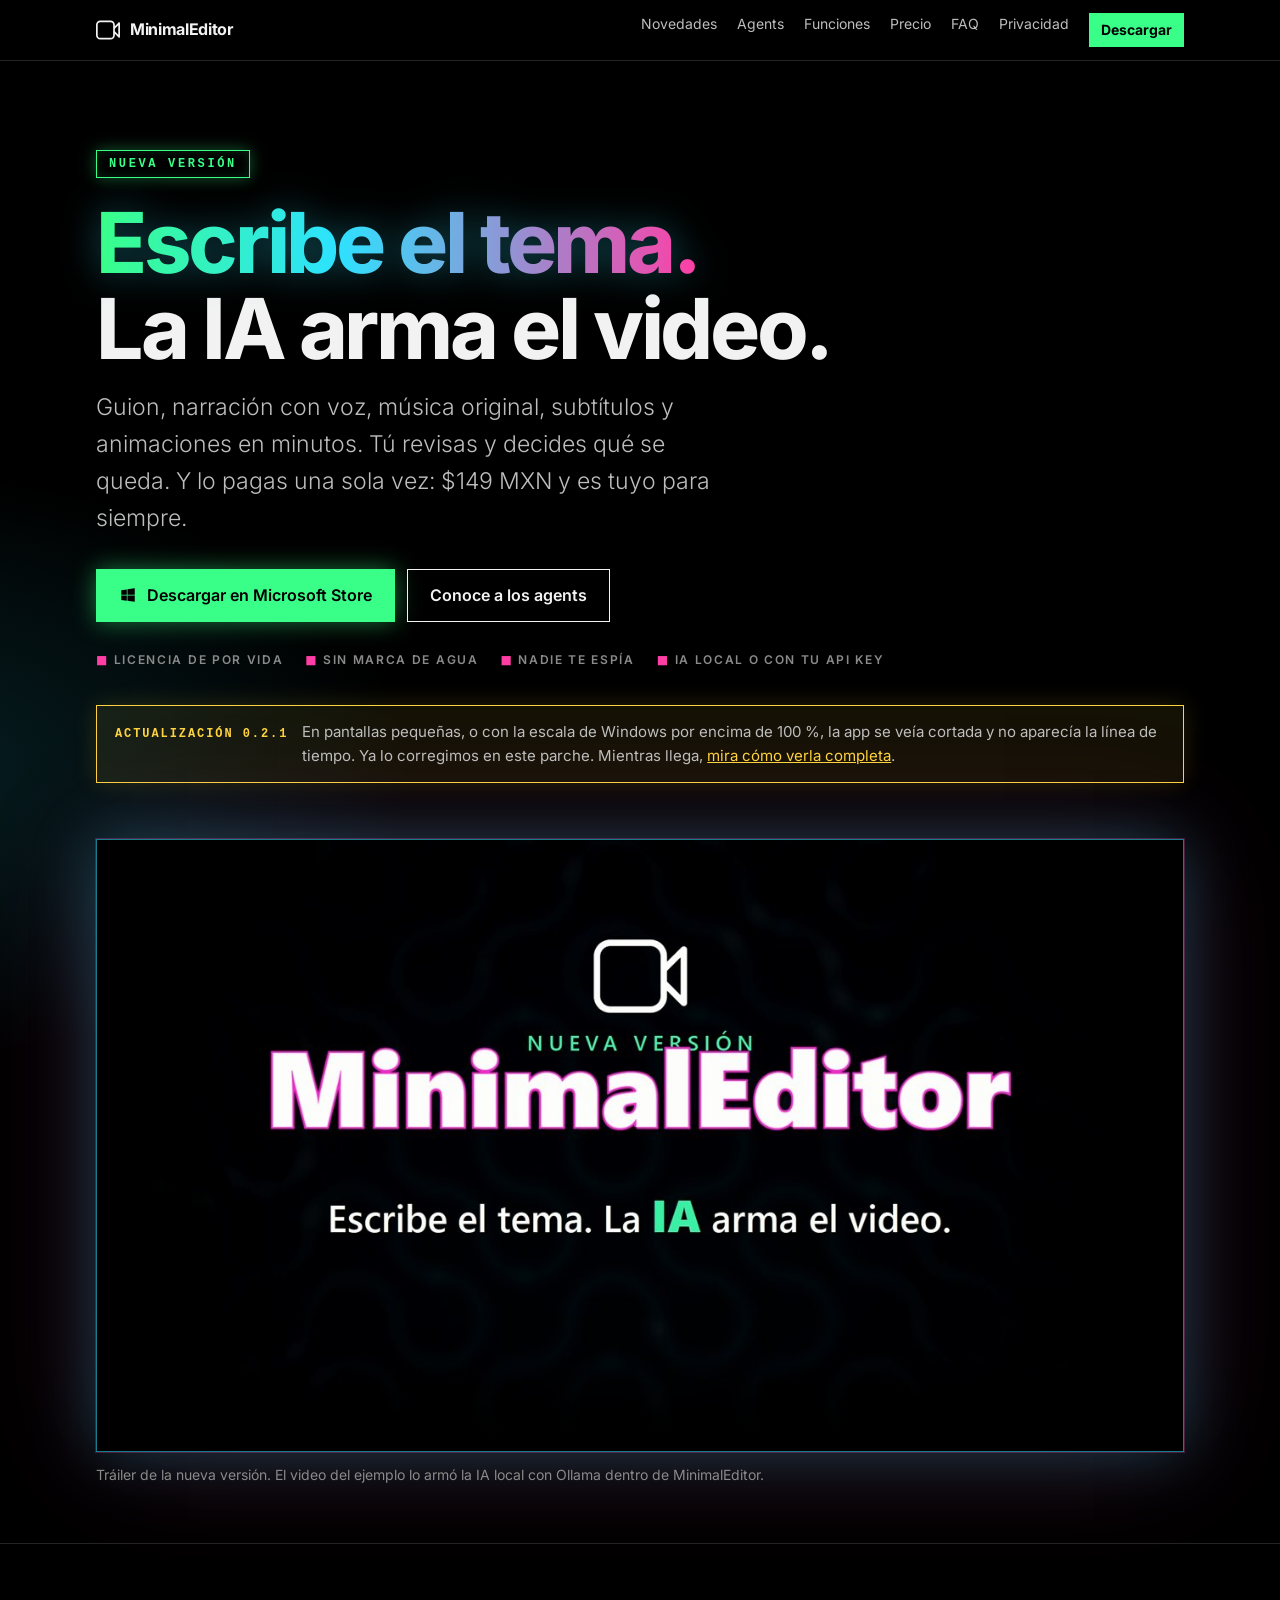
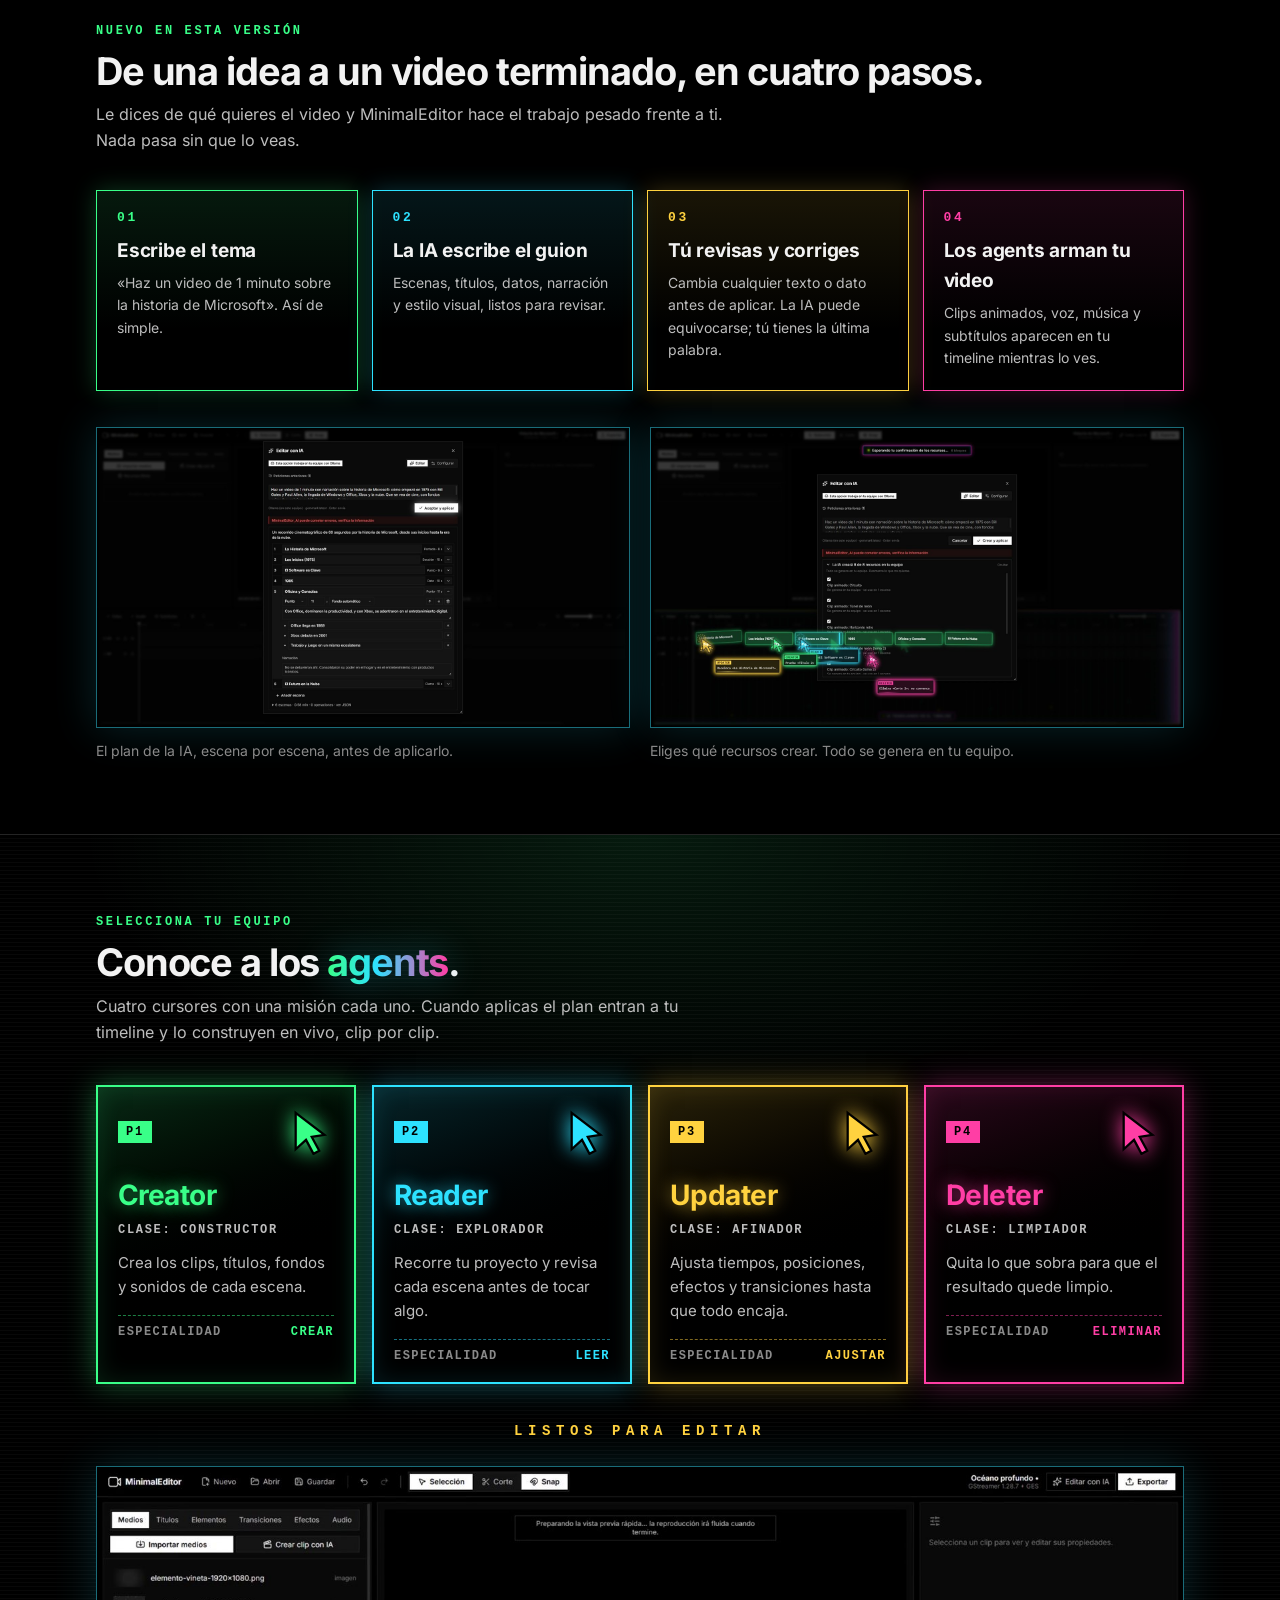
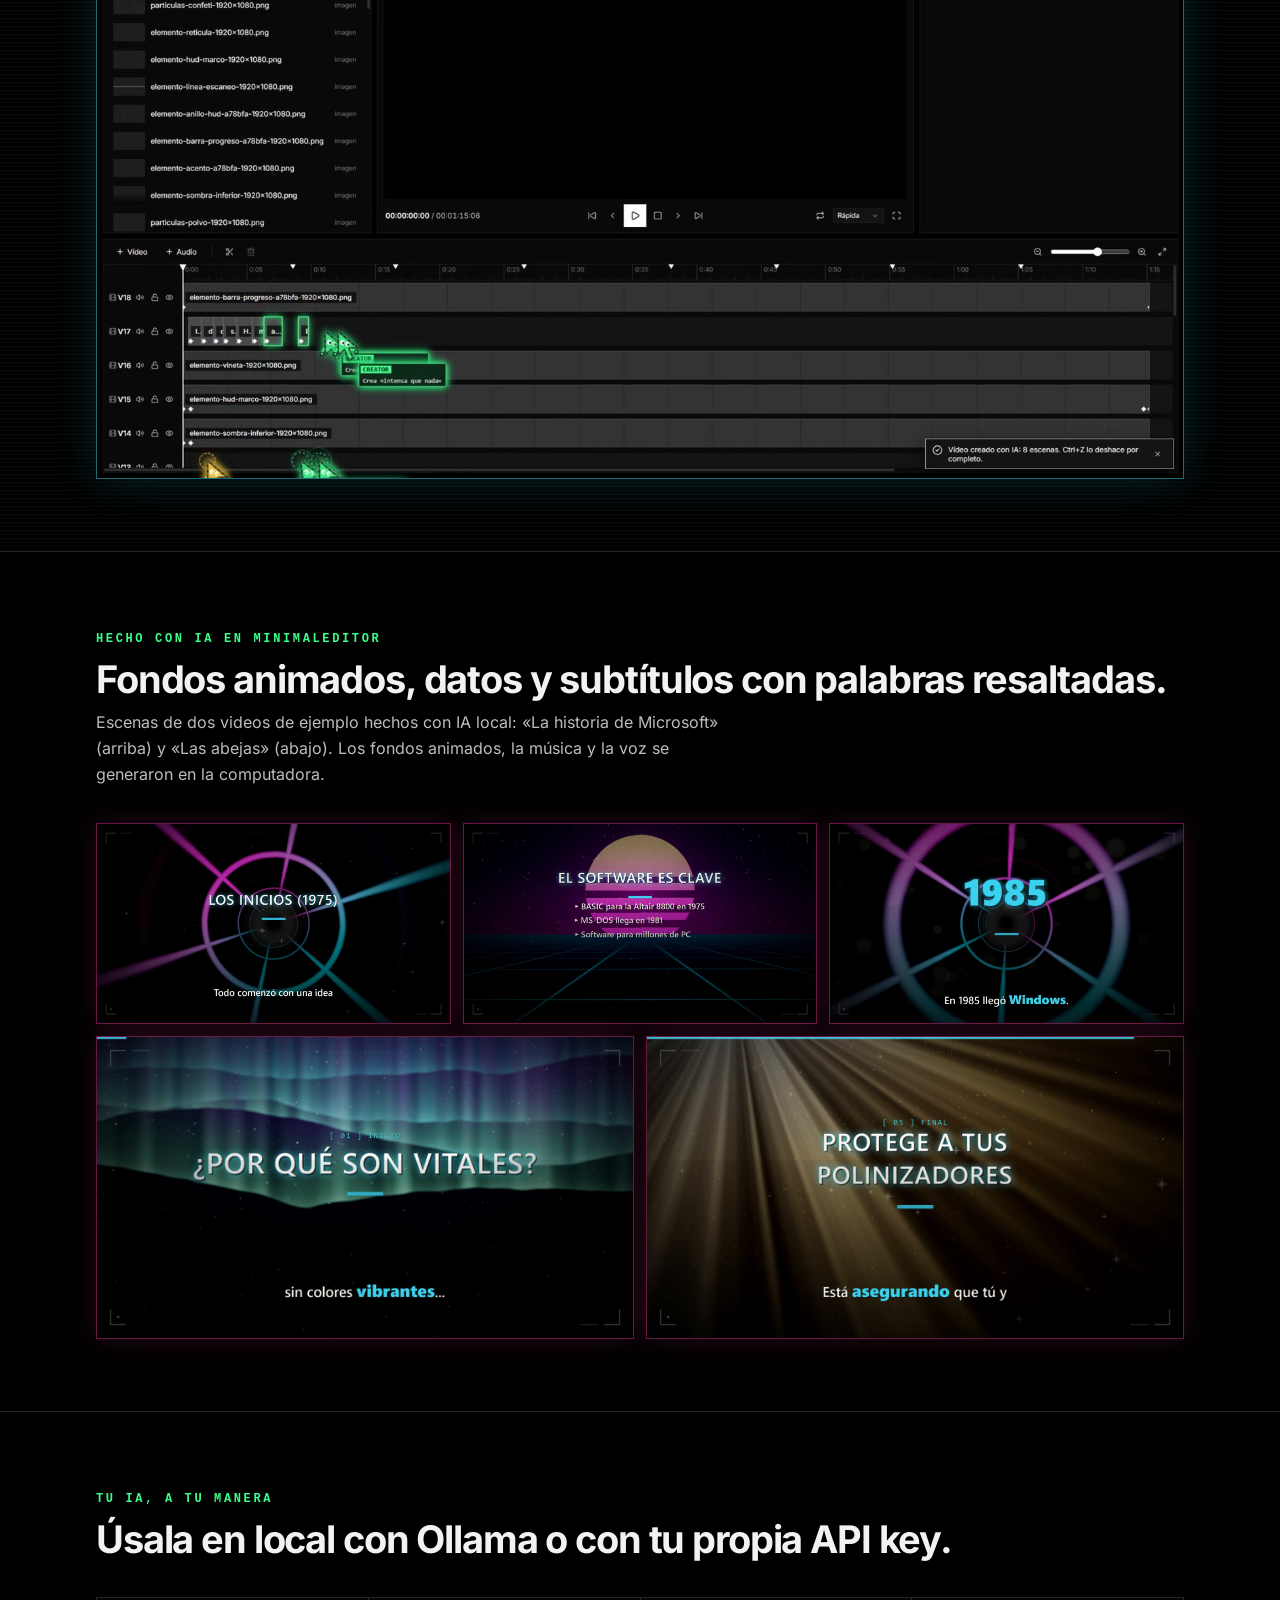
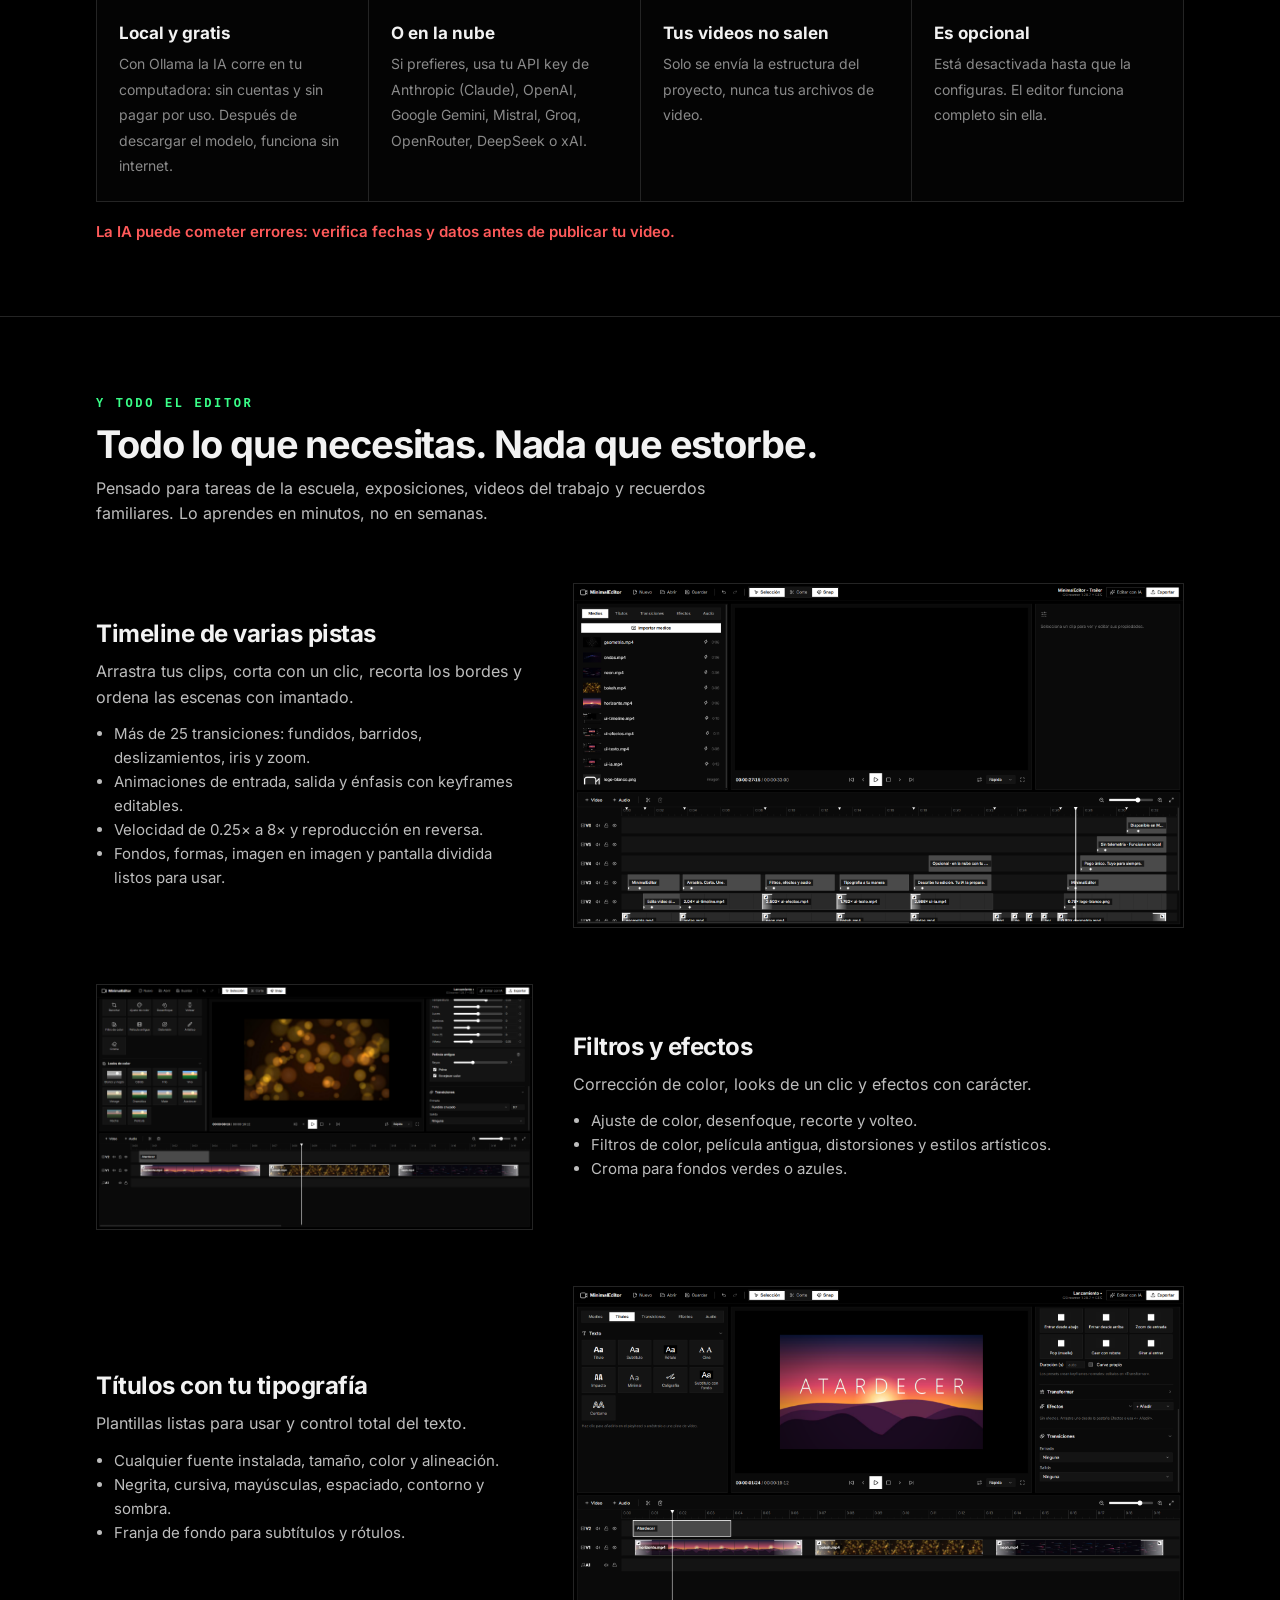
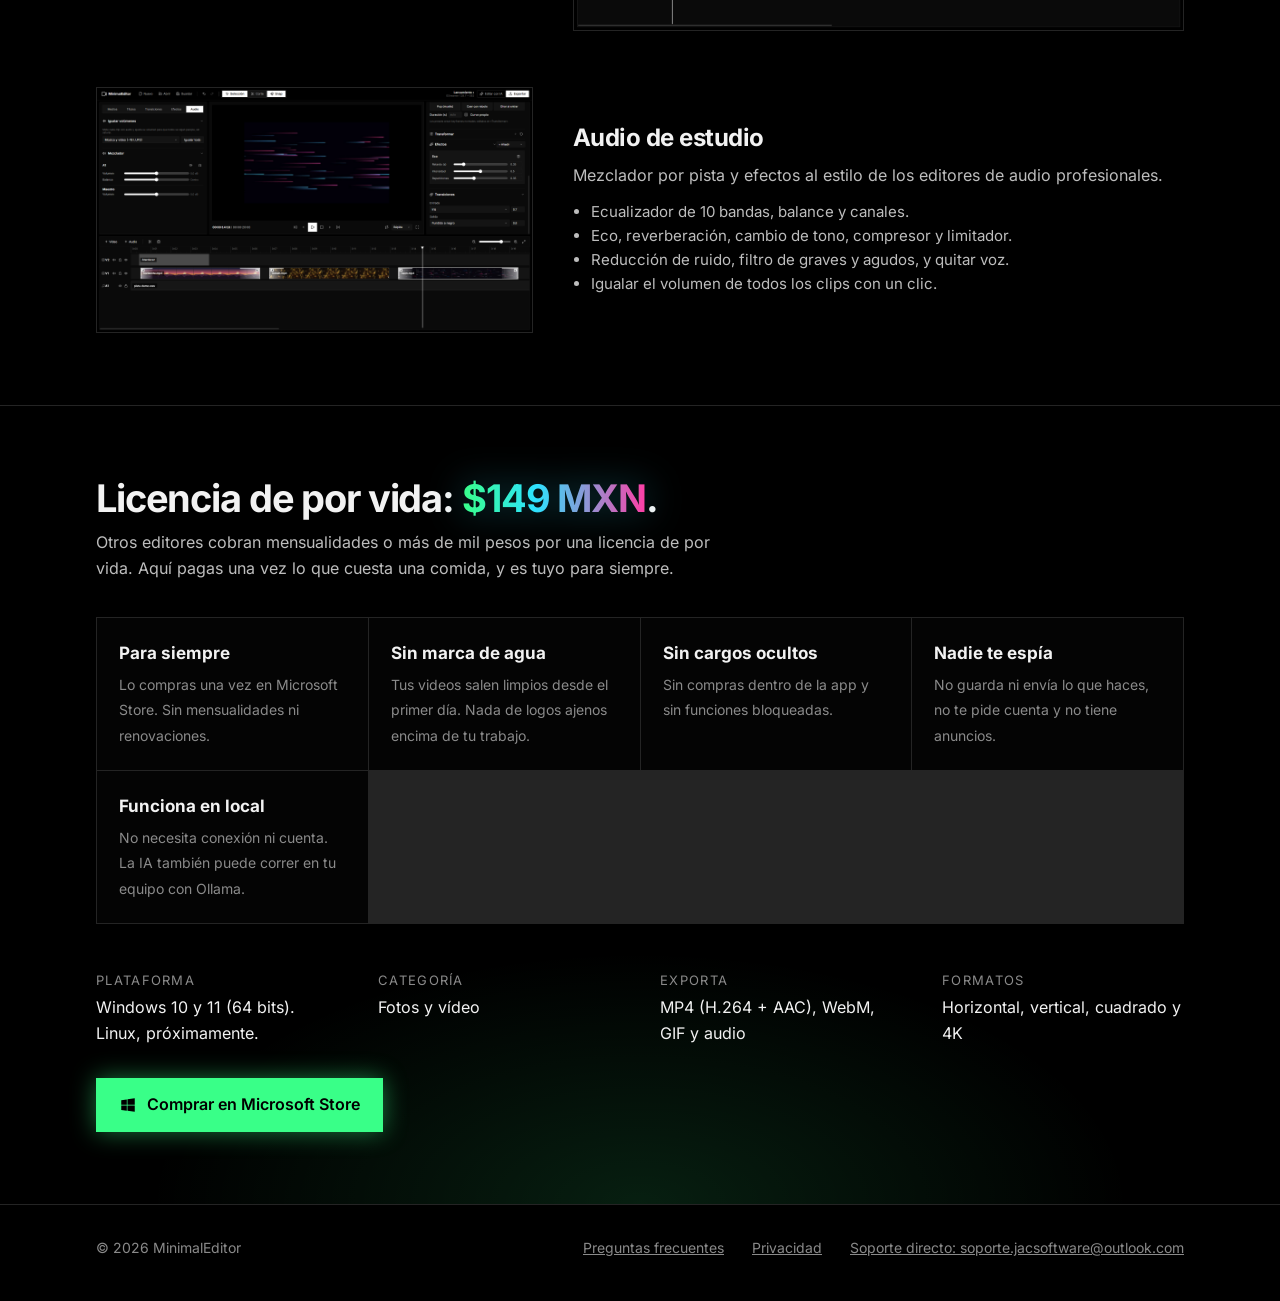
<file: index.html>
<!doctype html>
<html lang="es" data-theme="dark">
<head>
<meta charset="utf-8">
<meta name="viewport" content="width=device-width, initial-scale=1">
<title>MinimalEditor · Editor de video con IA</title>
<meta name="description" content="MinimalEditor: editor de video para Windows. Escribe el tema y la IA arma el video con guion, narración, música, subtítulos y animaciones. Licencia de por vida por $149 MXN, sin marca de agua y nadie te espía.">
<meta property="og:title" content="MinimalEditor · Escribe el tema. La IA arma el video.">
<meta property="og:description" content="Licencia de por vida por $149 MXN. Sin marca de agua. IA local con Ollama o con tu propia API key.">
<meta property="og:image" content="video/trailer-v2-poster.jpg">
<link rel="icon" href="img/icono.png">
<link rel="stylesheet" href="estilos.css">
</head>
<body class="neon">
<header class="top">
  <div class="wrap">
    <a class="brand" href="./">
      <svg viewBox="0 -1.5 14 14" aria-hidden="true"><path d="M-6,4.5a.5.5,0,0,0-.038-.191.506.506,0,0,0-.271-.271.505.505,0,0,0-.382,0,.518.518,0,0,0-.163.109L-9,6.293V5.5A2.5,2.5,0,0,0-11.5,3h-6A2.5,2.5,0,0,0-20,5.5v6A2.5,2.5,0,0,0-17.5,14h6A2.5,2.5,0,0,0-9,11.5v-.793l2.146,2.146a.518.518,0,0,0,.163.109A.5.5,0,0,0-6.5,13a.5.5,0,0,0,.191-.038.506.506,0,0,0,.271-.271A.5.5,0,0,0-6,12.5Zm-4,7A1.5,1.5,0,0,1-11.5,13h-6A1.5,1.5,0,0,1-19,11.5v-6A1.5,1.5,0,0,1-17.5,4h6A1.5,1.5,0,0,1-10,5.5Zm1-3.793,2-2v5.586l-2-2Z" transform="translate(20 -3)"/></svg>
      MinimalEditor
    </a>
    <nav>
      <a href="#novedades" class="hide-sm">Novedades</a>
      <a href="#agents" class="hide-sm">Agents</a>
      <a href="#funciones" class="hide-sm">Funciones</a>
      <a href="#precio" class="hide-sm">Precio</a>
      <a href="faq/">FAQ</a>
      <a href="privacidad/" class="hide-sm">Privacidad</a>
      <a class="nav-buy" href="https://apps.microsoft.com/detail/9P6VSP68VXM4?hl=es-mx&amp;gl=MX">Descargar</a>
    </nav>
  </div>
</header>

<main>
  <div class="wrap hero hero-v2">
    <span class="badge">Nueva versión</span>
    <h1><span class="glow-text">Escribe el tema.</span><br>La IA arma el video.</h1>
    <p class="lead">Guion, narración con voz, música original, subtítulos y animaciones en minutos. Tú revisas y decides qué se queda. Y lo pagas una sola vez: $149 MXN y es tuyo para siempre.</p>
    <div class="cta">
      <a class="btn primary neon-btn" href="https://apps.microsoft.com/detail/9P6VSP68VXM4?hl=es-mx&amp;gl=MX">
        <svg viewBox="0 0 24 24" aria-hidden="true"><path d="M3 5.5 10.4 4.5v7H3zm0 13 7.4 1v-7H3zm8.3 1.1L21 21v-8.5h-9.7zm0-15.2v7.1H21V3z"/></svg>
        Descargar en Microsoft Store
      </a>
      <a class="btn" href="#agents">Conoce a los agents</a>
    </div>
    <ul class="promise">
      <li>Licencia de por vida</li>
      <li>Sin marca de agua</li>
      <li>Nadie te espía</li>
      <li>IA local o con tu API key</li>
    </ul>
    <aside class="notice" role="note">
      <strong>Actualización 0.2.1</strong>
      <span>En pantallas pequeñas, o con la escala de Windows por encima de 100 %, la app se veía cortada y no aparecía la línea de tiempo. Ya lo corregimos en este parche. Mientras llega, <a href="faq/#pantalla">mira cómo verla completa</a>.</span>
    </aside>
    <figure class="trailer">
      <video controls playsinline preload="metadata" poster="video/trailer-v2-poster.jpg" width="1280" height="720">
        <source src="video/trailer-v2.mp4" type="video/mp4">
        <a href="video/trailer-v2.mp4">Ver el tráiler</a>
      </video>
      <figcaption>Tráiler de la nueva versión. El video del ejemplo lo armó la IA local con Ollama dentro de MinimalEditor.</figcaption>
    </figure>
  </div>

  <section id="novedades" class="steps-section">
    <div class="wrap">
      <span class="kicker">Nuevo en esta versión</span>
      <h2>De una idea a un video terminado, en cuatro pasos.</h2>
      <p class="sub">Le dices de qué quieres el video y MinimalEditor hace el trabajo pesado frente a ti. Nada pasa sin que lo veas.</p>
      <ol class="steps">
        <li class="step c-green"><b>01</b><strong>Escribe el tema</strong><span>«Haz un video de 1 minuto sobre la historia de Microsoft». Así de simple.</span></li>
        <li class="step c-cyan"><b>02</b><strong>La IA escribe el guion</strong><span>Escenas, títulos, datos, narración y estilo visual, listos para revisar.</span></li>
        <li class="step c-yellow"><b>03</b><strong>Tú revisas y corriges</strong><span>Cambia cualquier texto o dato antes de aplicar. La IA puede equivocarse; tú tienes la última palabra.</span></li>
        <li class="step c-pink"><b>04</b><strong>Los agents arman tu video</strong><span>Clips animados, voz, música y subtítulos aparecen en tu timeline mientras lo ves.</span></li>
      </ol>
      <div class="duo">
        <figure><img class="shot glow-frame" src="img/v2-plan-ia.jpg" width="1600" height="900" alt="Ventana Editar con IA con el plan de seis escenas sobre la historia de Microsoft, listo para revisar" loading="lazy"><figcaption>El plan de la IA, escena por escena, antes de aplicarlo.</figcaption></figure>
        <figure><img class="shot glow-frame" src="img/v2-recursos-agents.jpg" width="1600" height="900" alt="Panel de recursos que creará la IA y los agents trabajando en el timeline" loading="lazy"><figcaption>Eliges qué recursos crear. Todo se genera en tu equipo.</figcaption></figure>
      </div>
    </div>
  </section>

  <section id="agents" class="agents-section">
    <div class="wrap">
      <span class="kicker">Selecciona tu equipo</span>
      <h2>Conoce a los <span class="glow-text">agents</span>.</h2>
      <p class="sub">Cuatro cursores con una misión cada uno. Cuando aplicas el plan entran a tu timeline y lo construyen en vivo, clip por clip.</p>
      <div class="roster">
        <article class="agent" style="--c:#39FF88">
          <header><span class="player">P1</span><svg class="cursor" viewBox="0 0 24 24" aria-hidden="true"><path d="M4 2l15 11.5-6.6 1.1 3.9 7.2-3 1.6-3.9-7.3L4 21z"/></svg></header>
          <h3>Creator</h3>
          <p class="role">Clase: constructor</p>
          <p>Crea los clips, títulos, fondos y sonidos de cada escena.</p>
          <dl class="stats"><dt>Especialidad</dt><dd>Crear</dd></dl>
        </article>
        <article class="agent" style="--c:#2DE2FF">
          <header><span class="player">P2</span><svg class="cursor" viewBox="0 0 24 24" aria-hidden="true"><path d="M4 2l15 11.5-6.6 1.1 3.9 7.2-3 1.6-3.9-7.3L4 21z"/></svg></header>
          <h3>Reader</h3>
          <p class="role">Clase: explorador</p>
          <p>Recorre tu proyecto y revisa cada escena antes de tocar algo.</p>
          <dl class="stats"><dt>Especialidad</dt><dd>Leer</dd></dl>
        </article>
        <article class="agent" style="--c:#FFD23F">
          <header><span class="player">P3</span><svg class="cursor" viewBox="0 0 24 24" aria-hidden="true"><path d="M4 2l15 11.5-6.6 1.1 3.9 7.2-3 1.6-3.9-7.3L4 21z"/></svg></header>
          <h3>Updater</h3>
          <p class="role">Clase: afinador</p>
          <p>Ajusta tiempos, posiciones, efectos y transiciones hasta que todo encaja.</p>
          <dl class="stats"><dt>Especialidad</dt><dd>Ajustar</dd></dl>
        </article>
        <article class="agent" style="--c:#FF3EA5">
          <header><span class="player">P4</span><svg class="cursor" viewBox="0 0 24 24" aria-hidden="true"><path d="M4 2l15 11.5-6.6 1.1 3.9 7.2-3 1.6-3.9-7.3L4 21z"/></svg></header>
          <h3>Deleter</h3>
          <p class="role">Clase: limpiador</p>
          <p>Quita lo que sobra para que el resultado quede limpio.</p>
          <dl class="stats"><dt>Especialidad</dt><dd>Eliminar</dd></dl>
        </article>
      </div>
      <p class="press-start">Listos para editar</p>
      <img class="shot glow-frame wide" src="img/v2-agents-timeline.jpg" width="1600" height="900" alt="Los cuatro agents con sus colores neón trabajando sobre los clips del timeline" loading="lazy">
    </div>
  </section>

  <section id="galeria" class="gallery-section">
    <div class="wrap">
      <span class="kicker">Hecho con IA en MinimalEditor</span>
      <h2>Fondos animados, datos y subtítulos con palabras resaltadas.</h2>
      <p class="sub">Escenas de dos videos de ejemplo hechos con IA local: «La historia de Microsoft» (arriba) y «Las abejas» (abajo). Los fondos animados, la música y la voz se generaron en la computadora.</p>
      <div class="gallery">
        <img src="img/v2-escena-inicios.jpg" width="1280" height="720" alt="Escena Los inicios (1975) con anillos de neón" loading="lazy">
        <img src="img/v2-escena-software.jpg" width="1280" height="720" alt="Escena El software es clave con un sol retro y datos" loading="lazy">
        <img src="img/v2-escena-1985.jpg" width="1280" height="720" alt="Escena con el dato 1985, la llegada de Windows" loading="lazy">
        <img src="img/v2-escena-aurora.jpg" width="1280" height="720" alt="Escena con aurora boreal animada y subtítulo resaltado" loading="lazy">
        <img src="img/v2-escena-rayos.jpg" width="1280" height="720" alt="Escena de cierre con rayos de luz dorados" loading="lazy">
      </div>
    </div>
  </section>

  <section id="ia" class="ai-section">
    <div class="wrap">
      <span class="kicker">Tu IA, a tu manera</span>
      <h2>Úsala en local con Ollama o con tu propia API key.</h2>
      <div class="facts">
        <div class="fact"><strong>Local y gratis</strong><span>Con Ollama la IA corre en tu computadora: sin cuentas y sin pagar por uso. Después de descargar el modelo, funciona sin internet.</span></div>
        <div class="fact"><strong>O en la nube</strong><span>Si prefieres, usa tu API key de Anthropic (Claude), OpenAI, Google Gemini, Mistral, Groq, OpenRouter, DeepSeek o xAI.</span></div>
        <div class="fact"><strong>Tus videos no salen</strong><span>Solo se envía la estructura del proyecto, nunca tus archivos de video.</span></div>
        <div class="fact"><strong>Es opcional</strong><span>Está desactivada hasta que la configuras. El editor funciona completo sin ella.</span></div>
      </div>
      <p class="warn-line">La IA puede cometer errores: verifica fechas y datos antes de publicar tu video.</p>
    </div>
  </section>

  <section id="funciones">
    <div class="wrap">
      <span class="kicker">Y todo el editor</span>
      <h2>Todo lo que necesitas. Nada que estorbe.</h2>
      <p class="sub">Pensado para tareas de la escuela, exposiciones, videos del trabajo y recuerdos familiares. Lo aprendes en minutos, no en semanas.</p>

      <div class="feature">
        <div class="text">
          <h3>Timeline de varias pistas</h3>
          <p>Arrastra tus clips, corta con un clic, recorta los bordes y ordena las escenas con imantado.</p>
          <ul>
            <li>Más de 25 transiciones: fundidos, barridos, deslizamientos, iris y zoom.</li>
            <li>Animaciones de entrada, salida y énfasis con keyframes editables.</li>
            <li>Velocidad de 0.25× a 8× y reproducción en reversa.</li>
            <li>Fondos, formas, imagen en imagen y pantalla dividida listos para usar.</li>
          </ul>
        </div>
        <img class="shot" src="img/07-timeline.png" width="1920" height="1080" alt="Timeline con varias pistas de vídeo, títulos, transiciones y marcadores" loading="lazy">
      </div>

      <div class="feature">
        <div class="text">
          <h3>Filtros y efectos</h3>
          <p>Corrección de color, looks de un clic y efectos con carácter.</p>
          <ul>
            <li>Ajuste de color, desenfoque, recorte y volteo.</li>
            <li>Filtros de color, película antigua, distorsiones y estilos artísticos.</li>
            <li>Croma para fondos verdes o azules.</li>
          </ul>
        </div>
        <img class="shot" src="img/03-efectos.png" width="1920" height="1080" alt="Pestaña de efectos con filtros de color, película antigua, distorsión, artístico y croma" loading="lazy">
      </div>

      <div class="feature">
        <div class="text">
          <h3>Títulos con tu tipografía</h3>
          <p>Plantillas listas para usar y control total del texto.</p>
          <ul>
            <li>Cualquier fuente instalada, tamaño, color y alineación.</li>
            <li>Negrita, cursiva, mayúsculas, espaciado, contorno y sombra.</li>
            <li>Franja de fondo para subtítulos y rótulos.</li>
          </ul>
        </div>
        <img class="shot" src="img/04-tipografia.png" width="1920" height="1080" alt="Plantillas de texto y opciones de tipografía en el inspector" loading="lazy">
      </div>

      <div class="feature">
        <div class="text">
          <h3>Audio de estudio</h3>
          <p>Mezclador por pista y efectos al estilo de los editores de audio profesionales.</p>
          <ul>
            <li>Ecualizador de 10 bandas, balance y canales.</li>
            <li>Eco, reverberación, cambio de tono, compresor y limitador.</li>
            <li>Reducción de ruido, filtro de graves y agudos, y quitar voz.</li>
            <li>Igualar el volumen de todos los clips con un clic.</li>
          </ul>
        </div>
        <img class="shot" src="img/06-audio.png" width="1920" height="1080" alt="Pestaña de audio con el mezclador por pista y el ecualizador del clip" loading="lazy">
      </div>
    </div>
  </section>

  <section id="precio" class="price-section">
    <div class="wrap">
      <h2>Licencia de por vida: <span class="glow-text">$149 MXN</span>.</h2>
      <p class="sub">Otros editores cobran mensualidades o más de mil pesos por una licencia de por vida. Aquí pagas una vez lo que cuesta una comida, y es tuyo para siempre.</p>
      <div class="facts">
        <div class="fact"><strong>Para siempre</strong><span>Lo compras una vez en Microsoft Store. Sin mensualidades ni renovaciones.</span></div>
        <div class="fact"><strong>Sin marca de agua</strong><span>Tus videos salen limpios desde el primer día. Nada de logos ajenos encima de tu trabajo.</span></div>
        <div class="fact"><strong>Sin cargos ocultos</strong><span>Sin compras dentro de la app y sin funciones bloqueadas.</span></div>
        <div class="fact"><strong>Nadie te espía</strong><span>No guarda ni envía lo que haces, no te pide cuenta y no tiene anuncios.</span></div>
        <div class="fact"><strong>Funciona en local</strong><span>No necesita conexión ni cuenta. La IA también puede correr en tu equipo con Ollama.</span></div>
      </div>
      <dl class="specs">
        <div><dt>Plataforma</dt><dd>Windows 10 y 11 (64 bits). Linux, próximamente.</dd></div>
        <div><dt>Categoría</dt><dd>Fotos y vídeo</dd></div>
        <div><dt>Exporta</dt><dd>MP4 (H.264 + AAC), WebM, GIF y audio</dd></div>
        <div><dt>Formatos</dt><dd>Horizontal, vertical, cuadrado y 4K</dd></div>
      </dl>
      <div class="cta">
        <a class="btn primary neon-btn" href="https://apps.microsoft.com/detail/9P6VSP68VXM4?hl=es-mx&amp;gl=MX">
          <svg viewBox="0 0 24 24" aria-hidden="true"><path d="M3 5.5 10.4 4.5v7H3zm0 13 7.4 1v-7H3zm8.3 1.1L21 21v-8.5h-9.7zm0-15.2v7.1H21V3z"/></svg>
          Comprar en Microsoft Store
        </a>
      </div>
    </div>
  </section>
</main>

<footer>
  <div class="wrap">
    <span class="grow">© 2026 MinimalEditor</span>
    <a href="faq/">Preguntas frecuentes</a>
    <a href="privacidad/">Privacidad</a>
    <a href="mailto:soporte.jacsoftware@outlook.com?subject=Soporte%20MinimalEditor">Soporte directo: soporte.jacsoftware@outlook.com</a>
  </div>
</footer>
</body>
</html>
</file>
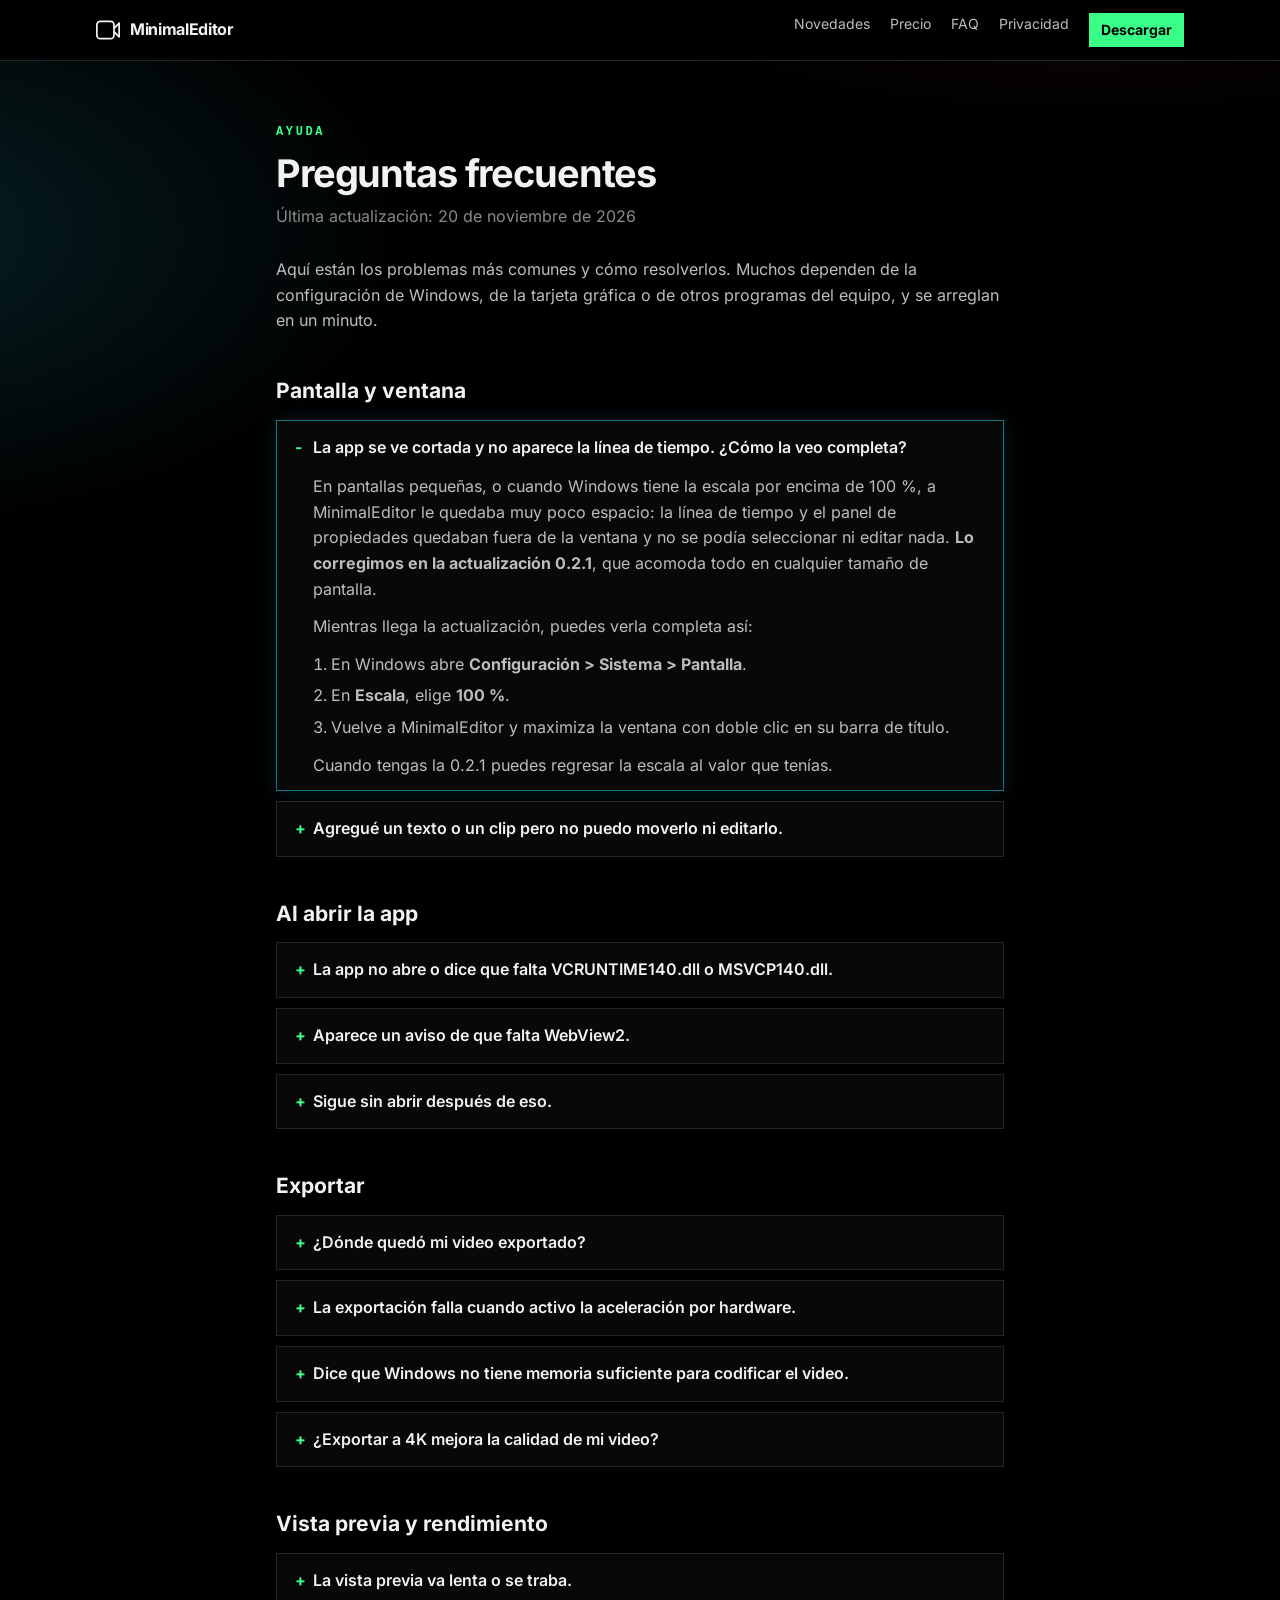
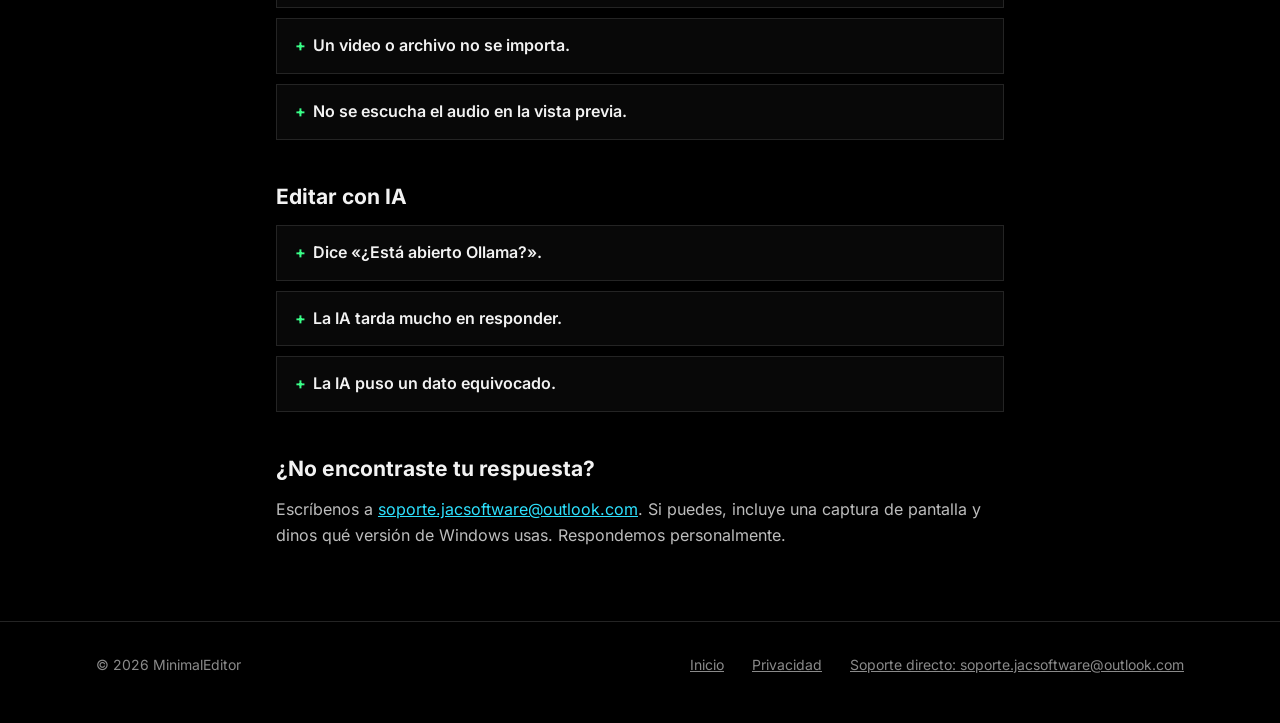
<file: faq/index.html>
<!doctype html>
<html lang="es" data-theme="dark">
<head>
<meta charset="utf-8">
<meta name="viewport" content="width=device-width, initial-scale=1">
<title>MinimalEditor · Preguntas frecuentes</title>
<meta name="description" content="Preguntas frecuentes de MinimalEditor: la app se ve cortada en pantallas pequeñas, no abre, falla la exportación, la vista previa va lenta o la IA no responde.">
<link rel="icon" href="../img/icono.png">
<link rel="stylesheet" href="../estilos.css">
</head>
<body class="neon">
<header class="top">
  <div class="wrap">
    <a class="brand" href="../">
      <svg viewBox="0 -1.5 14 14" aria-hidden="true"><path d="M-6,4.5a.5.5,0,0,0-.038-.191.506.506,0,0,0-.271-.271.505.505,0,0,0-.382,0,.518.518,0,0,0-.163.109L-9,6.293V5.5A2.5,2.5,0,0,0-11.5,3h-6A2.5,2.5,0,0,0-20,5.5v6A2.5,2.5,0,0,0-17.5,14h6A2.5,2.5,0,0,0-9,11.5v-.793l2.146,2.146a.518.518,0,0,0,.163.109A.5.5,0,0,0-6.5,13a.5.5,0,0,0,.191-.038.506.506,0,0,0,.271-.271A.5.5,0,0,0-6,12.5Zm-4,7A1.5,1.5,0,0,1-11.5,13h-6A1.5,1.5,0,0,1-19,11.5v-6A1.5,1.5,0,0,1-17.5,4h6A1.5,1.5,0,0,1-10,5.5Zm1-3.793,2-2v5.586l-2-2Z" transform="translate(20 -3)"/></svg>
      MinimalEditor
    </a>
    <nav>
      <a href="../#novedades" class="hide-sm">Novedades</a>
      <a href="../#precio" class="hide-sm">Precio</a>
      <a href="./">FAQ</a>
      <a href="../privacidad/" class="hide-sm">Privacidad</a>
      <a class="nav-buy" href="https://apps.microsoft.com/detail/9P6VSP68VXM4?hl=es-mx&amp;gl=MX">Descargar</a>
    </nav>
  </div>
</header>

<main class="doc wrap faq">
  <span class="kicker">Ayuda</span>
  <h1>Preguntas frecuentes</h1>
  <p class="updated">Última actualización: 20 de noviembre de 2026</p>
  <p>Aquí están los problemas más comunes y cómo resolverlos. Muchos dependen de la configuración de Windows, de la tarjeta gráfica o de otros programas del equipo, y se arreglan en un minuto.</p>

  <h2 id="pantalla">Pantalla y ventana</h2>

  <details class="qa" open>
    <summary>La app se ve cortada y no aparece la línea de tiempo. ¿Cómo la veo completa?</summary>
    <p>En pantallas pequeñas, o cuando Windows tiene la escala por encima de 100 %, a MinimalEditor le quedaba muy poco espacio: la línea de tiempo y el panel de propiedades quedaban fuera de la ventana y no se podía seleccionar ni editar nada. <strong>Lo corregimos en la actualización 0.2.1</strong>, que acomoda todo en cualquier tamaño de pantalla.</p>
    <p>Mientras llega la actualización, puedes verla completa así:</p>
    <ol>
      <li>En Windows abre <strong>Configuración &gt; Sistema &gt; Pantalla</strong>.</li>
      <li>En <strong>Escala</strong>, elige <strong>100 %</strong>.</li>
      <li>Vuelve a MinimalEditor y maximiza la ventana con doble clic en su barra de título.</li>
    </ol>
    <p>Cuando tengas la 0.2.1 puedes regresar la escala al valor que tenías.</p>
  </details>

  <details class="qa">
    <summary>Agregué un texto o un clip pero no puedo moverlo ni editarlo.</summary>
    <p>Los clips y los textos se seleccionan en la <strong>línea de tiempo</strong> (la parte de abajo). Al hacer clic sobre uno, el panel de la derecha muestra sus propiedades: ahí cambias el texto, la posición, el tamaño y los efectos. Para moverlo en el tiempo, arrástralo en la línea de tiempo; para alargarlo o acortarlo, arrastra sus bordes.</p>
    <p>Si no ves la línea de tiempo o el panel de la derecha, revisa la pregunta anterior.</p>
  </details>

  <h2 id="abrir">Al abrir la app</h2>

  <details class="qa">
    <summary>La app no abre o dice que falta VCRUNTIME140.dll o MSVCP140.dll.</summary>
    <p>Esos archivos son parte de un componente oficial de Microsoft (Visual C++ Redistributable). Desde la versión 0.2.0, MinimalEditor ya lo trae incluido. Si tienes una versión anterior, actualiza desde Microsoft Store o instala el componente desde <a href="https://aka.ms/vs/17/release/vc_redist.x64.exe">aka.ms/vs/17/release/vc_redist.x64.exe</a> y vuelve a abrir la app.</p>
  </details>

  <details class="qa">
    <summary>Aparece un aviso de que falta WebView2.</summary>
    <p>MinimalEditor usa Microsoft Edge WebView2, el mismo componente que usan muchas apps de Windows para su interfaz. Windows 11 ya lo trae; en algunos equipos con Windows 10 puede faltar. Instálalo gratis desde <a href="https://go.microsoft.com/fwlink/p/?LinkId=2124703">la página oficial de Microsoft</a> y vuelve a abrir MinimalEditor.</p>
  </details>

  <details class="qa">
    <summary>Sigue sin abrir después de eso.</summary>
    <ol>
      <li>Instala las actualizaciones pendientes de Windows y reinicia.</li>
      <li>Abre Microsoft Store, ve a <strong>Biblioteca</strong> y actualiza MinimalEditor.</li>
      <li>Si continúa, desinstálalo desde <strong>Configuración &gt; Aplicaciones</strong> y vuelve a instalarlo desde Microsoft Store. Tu compra se conserva.</li>
    </ol>
    <p>Si nada funciona, escríbenos y te ayudamos personalmente.</p>
  </details>

  <h2 id="exportar">Exportar</h2>

  <details class="qa">
    <summary>¿Dónde quedó mi video exportado?</summary>
    <p>Donde elegiste al pulsar «Exportar…». Desde la versión 0.2.0, al terminar se abre esa carpeta con el video ya seleccionado. También puedes usar el botón «Abrir carpeta» en la ventana de exportación.</p>
  </details>

  <details class="qa">
    <summary>La exportación falla cuando activo la aceleración por hardware.</summary>
    <p>La aceleración usa la tarjeta gráfica y con algunos controladores no funciona. Si falla, MinimalEditor repite la exportación con el codificador normal automáticamente. Si quieres evitar ese intento, desactiva la casilla <strong>Aceleración por hardware</strong>. Actualizar el controlador de tu tarjeta gráfica también suele resolverlo.</p>
  </details>

  <details class="qa">
    <summary>Dice que Windows no tiene memoria suficiente para codificar el video.</summary>
    <p>El equipo se quedó sin memoria libre en ese momento. Cierra otras aplicaciones pesadas (navegadores con muchas pestañas, juegos, otros editores) e inténtalo de nuevo. También puedes exportar a una resolución menor o en formato WebM, que usa otro codificador.</p>
  </details>

  <details class="qa">
    <summary>¿Exportar a 4K mejora la calidad de mi video?</summary>
    <p>No. Si tu video original es más pequeño, por ejemplo 2.7K o 1080p, exportarlo a 4K solo agranda la imagen: no agrega detalle y tarda más. Lo mejor es exportar en la resolución original. Desde la versión 0.2.1 aparece en la lista como «original» y viene elegida por defecto.</p>
  </details>

  <h2 id="rendimiento">Vista previa y rendimiento</h2>

  <details class="qa">
    <summary>La vista previa va lenta o se traba.</summary>
    <ul>
      <li>Al importar un video, MinimalEditor prepara en segundo plano una copia ligera para la vista previa. Mientras se prepara (al pasar el cursor sobre la marca del video en Medios dice «Preparando preview rápido…»), la reproducción puede ir lenta; espera a que termine.</li>
      <li>En el selector de calidad de la vista previa elige <strong>Rápida</strong>. Esto no afecta la calidad del video exportado.</li>
      <li>Cierra programas pesados y, en laptops, conecta el cargador: con batería Windows reduce la velocidad del equipo.</li>
    </ul>
  </details>

  <details class="qa">
    <summary>Un video o archivo no se importa.</summary>
    <ul>
      <li>Si el archivo está en OneDrive o en otra nube, puede que solo exista en internet. Haz clic derecho sobre él y elige <strong>Mantener siempre en este dispositivo</strong>, o cópialo a tu equipo.</li>
      <li>Si está en una memoria USB, cópialo primero a tu computadora.</li>
      <li>Prueba abrirlo en el reproductor de Windows. Si tampoco se reproduce, el archivo puede estar dañado. Si se reproduce y MinimalEditor no lo importa, escríbenos indicando de qué cámara o programa viene.</li>
    </ul>
  </details>

  <details class="qa">
    <summary>No se escucha el audio en la vista previa.</summary>
    <ul>
      <li>Revisa que la pista no esté silenciada: el ícono de bocina junto al nombre de la pista en la línea de tiempo.</li>
      <li>Revisa el dispositivo de salida de Windows (audífonos o bocinas) en el ícono de volumen de la barra de tareas.</li>
      <li>Un clip con <strong>Reversa</strong> se reproduce sin sonido a propósito: el audio al revés no se entiende.</li>
    </ul>
  </details>

  <h2 id="ia">Editar con IA</h2>

  <details class="qa">
    <summary>Dice «¿Está abierto Ollama?».</summary>
    <p>La IA local funciona con Ollama, un programa gratuito que corre en tu computadora. Ese mensaje aparece cuando MinimalEditor no lo encuentra abierto:</p>
    <ol>
      <li>Descarga e instala Ollama desde <a href="https://ollama.com">ollama.com</a>.</li>
      <li>Ábrelo y descarga un modelo.</li>
      <li>En MinimalEditor abre <strong>Editar con IA &gt; Configurar</strong> y elige ese modelo.</li>
    </ol>
    <p>Si prefieres no instalar nada, puedes usar tu propia API key de un proveedor en la nube.</p>
  </details>

  <details class="qa">
    <summary>La IA tarda mucho en responder.</summary>
    <p>Con la IA local, la velocidad depende de tu tarjeta gráfica y de tu memoria. Un modelo más pequeño responde más rápido. Si tu equipo es modesto, usar tu API key en la nube suele ser mucho más ágil.</p>
  </details>

  <details class="qa">
    <summary>La IA puso un dato equivocado.</summary>
    <p>La IA puede equivocarse. Antes de aplicar, MinimalEditor te muestra el plan escena por escena para que revises y corrijas cualquier texto o fecha. Si ya lo aplicaste, deshazlo con <strong>Ctrl+Z</strong> o corrige el texto en la línea de tiempo.</p>
  </details>

  <h2 id="contacto">¿No encontraste tu respuesta?</h2>
  <p>Escríbenos a <a href="mailto:soporte.jacsoftware@outlook.com?subject=Soporte%20MinimalEditor">soporte.jacsoftware@outlook.com</a>. Si puedes, incluye una captura de pantalla y dinos qué versión de Windows usas. Respondemos personalmente.</p>
</main>

<footer>
  <div class="wrap">
    <span class="grow">© 2026 MinimalEditor</span>
    <a href="../">Inicio</a>
    <a href="../privacidad/">Privacidad</a>
    <a href="mailto:soporte.jacsoftware@outlook.com?subject=Soporte%20MinimalEditor">Soporte directo: soporte.jacsoftware@outlook.com</a>
  </div>
</footer>
</body>
</html>
</file>
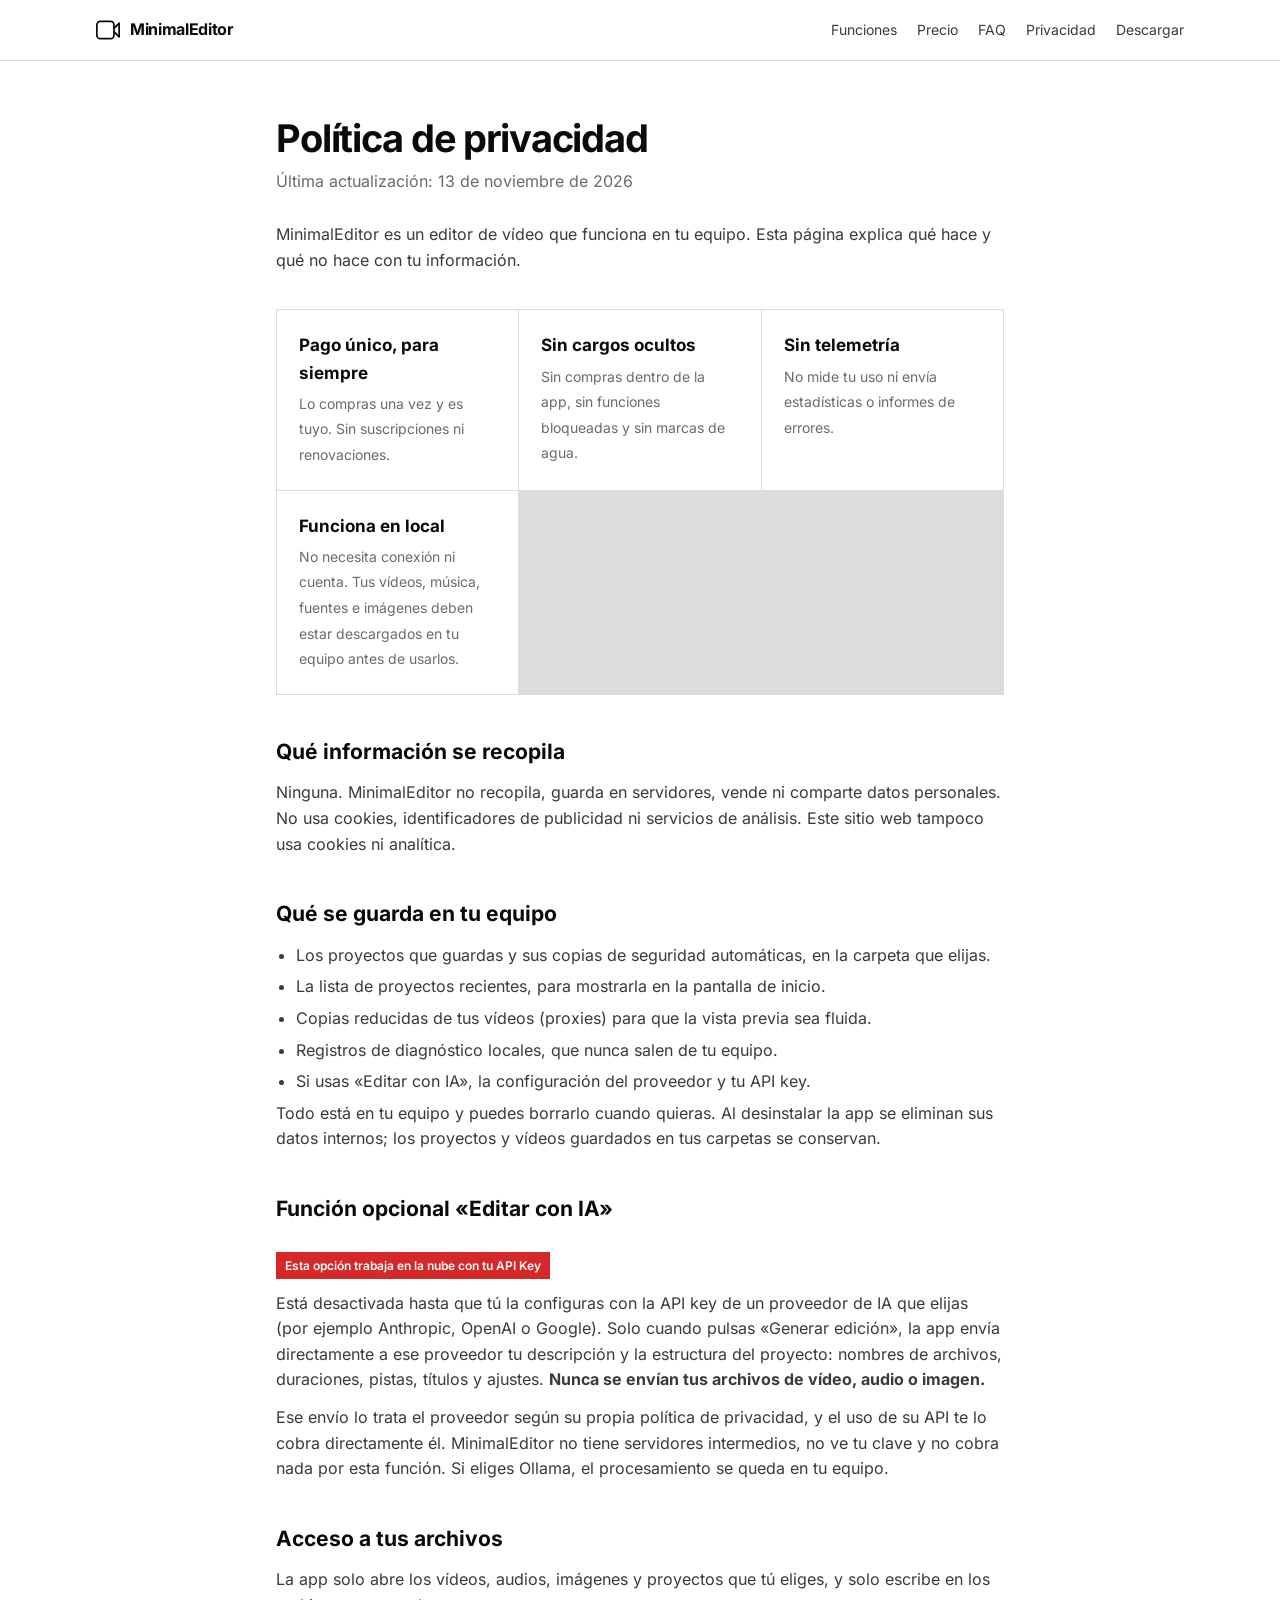
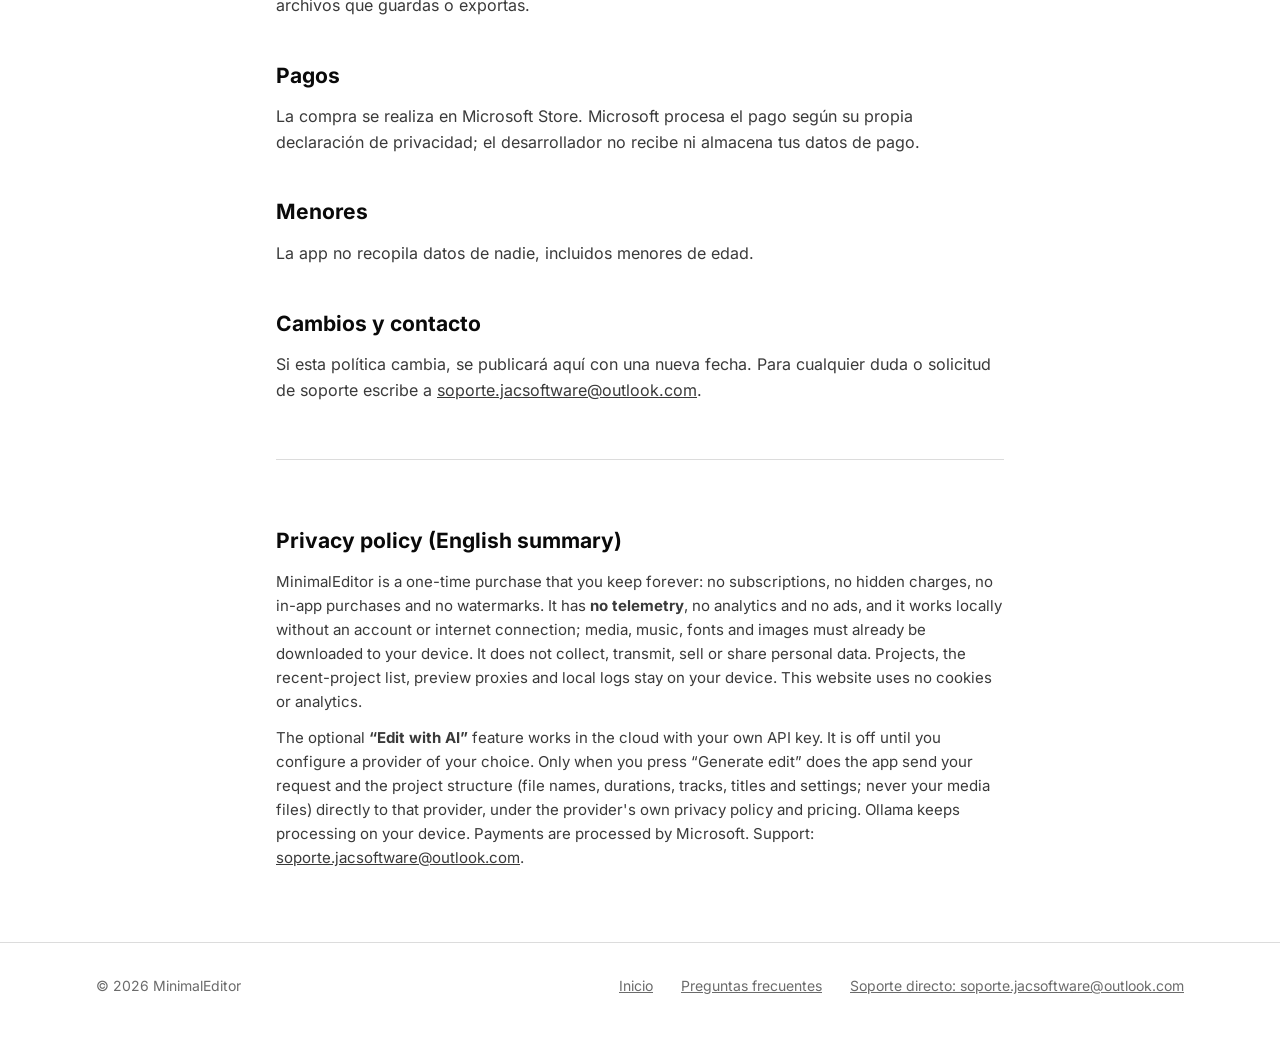
<file: privacidad/index.html>
<!doctype html>
<html lang="es">
<head>
<meta charset="utf-8">
<meta name="viewport" content="width=device-width, initial-scale=1">
<title>MinimalEditor · Privacidad</title>
<meta name="description" content="Política de privacidad de MinimalEditor: pago único para siempre, sin telemetría, sin compras dentro de la app y funcionamiento local.">
<link rel="icon" href="../img/icono.png">
<link rel="stylesheet" href="../estilos.css">
</head>
<body>
<header class="top">
  <div class="wrap">
    <a class="brand" href="../">
      <svg viewBox="0 -1.5 14 14" aria-hidden="true"><path d="M-6,4.5a.5.5,0,0,0-.038-.191.506.506,0,0,0-.271-.271.505.505,0,0,0-.382,0,.518.518,0,0,0-.163.109L-9,6.293V5.5A2.5,2.5,0,0,0-11.5,3h-6A2.5,2.5,0,0,0-20,5.5v6A2.5,2.5,0,0,0-17.5,14h6A2.5,2.5,0,0,0-9,11.5v-.793l2.146,2.146a.518.518,0,0,0,.163.109A.5.5,0,0,0-6.5,13a.5.5,0,0,0,.191-.038.506.506,0,0,0,.271-.271A.5.5,0,0,0-6,12.5Zm-4,7A1.5,1.5,0,0,1-11.5,13h-6A1.5,1.5,0,0,1-19,11.5v-6A1.5,1.5,0,0,1-17.5,4h6A1.5,1.5,0,0,1-10,5.5Zm1-3.793,2-2v5.586l-2-2Z" transform="translate(20 -3)"/></svg>
      MinimalEditor
    </a>
    <nav>
      <a href="../#funciones" class="hide-sm">Funciones</a>
      <a href="../#precio" class="hide-sm">Precio</a>
      <a href="../faq/">FAQ</a>
      <a href="./">Privacidad</a>
      <a href="https://apps.microsoft.com/detail/9P6VSP68VXM4?hl=es-mx&amp;gl=MX">Descargar</a>
    </nav>
  </div>
</header>

<main class="doc wrap">
  <h1>Política de privacidad</h1>
  <p class="updated">Última actualización: 13 de noviembre de 2026</p>

  <p>MinimalEditor es un editor de vídeo que funciona en tu equipo. Esta página explica qué hace y qué no hace con tu información.</p>

  <div class="facts">
    <div class="fact"><strong>Pago único, para siempre</strong><span>Lo compras una vez y es tuyo. Sin suscripciones ni renovaciones.</span></div>
    <div class="fact"><strong>Sin cargos ocultos</strong><span>Sin compras dentro de la app, sin funciones bloqueadas y sin marcas de agua.</span></div>
    <div class="fact"><strong>Sin telemetría</strong><span>No mide tu uso ni envía estadísticas o informes de errores.</span></div>
    <div class="fact"><strong>Funciona en local</strong><span>No necesita conexión ni cuenta. Tus vídeos, música, fuentes e imágenes deben estar descargados en tu equipo antes de usarlos.</span></div>
  </div>

  <h2>Qué información se recopila</h2>
  <p>Ninguna. MinimalEditor no recopila, guarda en servidores, vende ni comparte datos personales. No usa cookies, identificadores de publicidad ni servicios de análisis. Este sitio web tampoco usa cookies ni analítica.</p>

  <h2>Qué se guarda en tu equipo</h2>
  <ul>
    <li>Los proyectos que guardas y sus copias de seguridad automáticas, en la carpeta que elijas.</li>
    <li>La lista de proyectos recientes, para mostrarla en la pantalla de inicio.</li>
    <li>Copias reducidas de tus vídeos (proxies) para que la vista previa sea fluida.</li>
    <li>Registros de diagnóstico locales, que nunca salen de tu equipo.</li>
    <li>Si usas «Editar con IA», la configuración del proveedor y tu API key.</li>
  </ul>
  <p>Todo está en tu equipo y puedes borrarlo cuando quieras. Al desinstalar la app se eliminan sus datos internos; los proyectos y vídeos guardados en tus carpetas se conservan.</p>

  <h2>Función opcional «Editar con IA»</h2>
  <p><span class="cloud">Esta opción trabaja en la nube con tu API Key</span></p>
  <p>Está desactivada hasta que tú la configuras con la API key de un proveedor de IA que elijas (por ejemplo Anthropic, OpenAI o Google). Solo cuando pulsas «Generar edición», la app envía directamente a ese proveedor tu descripción y la estructura del proyecto: nombres de archivos, duraciones, pistas, títulos y ajustes. <strong>Nunca se envían tus archivos de vídeo, audio o imagen.</strong></p>
  <p>Ese envío lo trata el proveedor según su propia política de privacidad, y el uso de su API te lo cobra directamente él. MinimalEditor no tiene servidores intermedios, no ve tu clave y no cobra nada por esta función. Si eliges Ollama, el procesamiento se queda en tu equipo.</p>

  <h2>Acceso a tus archivos</h2>
  <p>La app solo abre los vídeos, audios, imágenes y proyectos que tú eliges, y solo escribe en los archivos que guardas o exportas.</p>

  <h2>Pagos</h2>
  <p>La compra se realiza en Microsoft Store. Microsoft procesa el pago según su propia declaración de privacidad; el desarrollador no recibe ni almacena tus datos de pago.</p>

  <h2>Menores</h2>
  <p>La app no recopila datos de nadie, incluidos menores de edad.</p>

  <h2>Cambios y contacto</h2>
  <p>Si esta política cambia, se publicará aquí con una nueva fecha. Para cualquier duda o solicitud de soporte escribe a <a href="mailto:soporte.jacsoftware@outlook.com">soporte.jacsoftware@outlook.com</a>.</p>

  <div class="lang" lang="en">
    <h2>Privacy policy (English summary)</h2>
    <p>MinimalEditor is a one-time purchase that you keep forever: no subscriptions, no hidden charges, no in-app purchases and no watermarks. It has <strong>no telemetry</strong>, no analytics and no ads, and it works locally without an account or internet connection; media, music, fonts and images must already be downloaded to your device. It does not collect, transmit, sell or share personal data. Projects, the recent-project list, preview proxies and local logs stay on your device. This website uses no cookies or analytics.</p>
    <p>The optional <strong>“Edit with AI”</strong> feature works in the cloud with your own API key. It is off until you configure a provider of your choice. Only when you press “Generate edit” does the app send your request and the project structure (file names, durations, tracks, titles and settings; never your media files) directly to that provider, under the provider's own privacy policy and pricing. Ollama keeps processing on your device. Payments are processed by Microsoft. Support: <a href="mailto:soporte.jacsoftware@outlook.com">soporte.jacsoftware@outlook.com</a>.</p>
  </div>
</main>

<footer>
  <div class="wrap">
    <span class="grow">© 2026 MinimalEditor</span>
    <a href="../">Inicio</a>
    <a href="../faq/">Preguntas frecuentes</a>
    <a href="mailto:soporte.jacsoftware@outlook.com?subject=Soporte%20MinimalEditor">Soporte directo: soporte.jacsoftware@outlook.com</a>
  </div>
</footer>
</body>
</html>
</file>
<file: estilos.css>
@font-face {
  font-family: "Inter";
  src: url("inter.woff2") format("woff2");
  font-weight: 100 900;
  font-display: swap;
}

:root {
  --bg: #000000;
  --panel: #0a0a0a;
  --panel-2: #141414;
  --border: #242424;
  --text: #f2f2f2;
  --text-2: #bdbdbd;
  --dim: #8a8a8a;
  --alert: #d62828;
  color-scheme: dark;
}

@media (prefers-color-scheme: light) {
  :root:not([data-theme="dark"]) {
    --bg: #ffffff;
    --panel: #f5f5f5;
    --panel-2: #ebebeb;
    --border: #dcdcdc;
    --text: #0a0a0a;
    --text-2: #3a3a3a;
    --dim: #6b6b6b;
    color-scheme: light;
  }
}

:root[data-theme="light"] {
  --bg: #ffffff;
  --panel: #f5f5f5;
  --panel-2: #ebebeb;
  --border: #dcdcdc;
  --text: #0a0a0a;
  --text-2: #3a3a3a;
  --dim: #6b6b6b;
  color-scheme: light;
}

* {
  box-sizing: border-box;
  margin: 0;
}

html {
  scrollbar-color: var(--border) transparent;
  scroll-behavior: smooth;
}

::-webkit-scrollbar {
  width: 8px;
  height: 8px;
}

::-webkit-scrollbar-thumb {
  background: #2e2e2e;
}

body {
  background: var(--bg);
  color: var(--text);
  font: 16px/1.6 "Inter", system-ui, "Segoe UI", sans-serif;
  -webkit-font-smoothing: antialiased;
}

a {
  color: inherit;
}

img {
  max-width: 100%;
  height: auto;
  display: block;
}

.wrap {
  max-width: 1120px;
  margin: 0 auto;
  padding: 0 16px;
}

.top {
  border-bottom: 1px solid var(--border);
  position: sticky;
  top: 0;
  background: var(--bg);
  z-index: 10;
}

.top .wrap {
  display: flex;
  align-items: center;
  gap: 24px;
  height: 60px;
}

.brand {
  display: flex;
  align-items: center;
  gap: 10px;
  font-weight: 700;
  letter-spacing: -0.02em;
  text-decoration: none;
}

.brand svg {
  width: 24px;
  height: 24px;
  fill: currentColor;
}

.top nav {
  margin-left: auto;
  display: flex;
  gap: 20px;
  font-size: 14px;
  color: var(--text-2);
}

.top nav a {
  text-decoration: none;
}

.top nav a:hover {
  color: var(--text);
}

.hero {
  padding-top: 88px;
  padding-bottom: 56px;
}

.hero h1 {
  font-size: clamp(40px, 7vw, 76px);
  line-height: 1.02;
  letter-spacing: -0.04em;
  font-weight: 750;
}

.hero p.lead {
  font-size: clamp(18px, 2.4vw, 23px);
  color: var(--text-2);
  font-weight: 300;
  max-width: 640px;
  margin-top: 18px;
}

.cta {
  display: flex;
  flex-wrap: wrap;
  gap: 12px;
  margin-top: 32px;
}

.btn {
  display: inline-flex;
  align-items: center;
  gap: 10px;
  padding: 13px 22px;
  font-weight: 600;
  text-decoration: none;
  border: 1px solid var(--text);
}

.btn.primary {
  background: var(--text);
  color: var(--bg);
}

.btn svg {
  width: 18px;
  height: 18px;
  fill: currentColor;
}

.promise {
  display: flex;
  flex-wrap: wrap;
  gap: 8px 22px;
  margin-top: 28px;
  font-size: 12px;
  text-transform: uppercase;
  letter-spacing: 0.14em;
  color: var(--dim);
  font-weight: 600;
  list-style: none;
  padding: 0;
}

.shot {
  border: 1px solid var(--border);
  background: var(--panel);
}

.hero .shot {
  margin-top: 56px;
}

section {
  padding: 72px 0;
  border-top: 1px solid var(--border);
}

section h2 {
  font-size: clamp(26px, 3.6vw, 38px);
  letter-spacing: -0.03em;
  line-height: 1.1;
  font-weight: 700;
}

section .sub {
  color: var(--text-2);
  margin-top: 10px;
  max-width: 640px;
}

.facts {
  display: grid;
  grid-template-columns: repeat(auto-fit, minmax(220px, 1fr));
  gap: 1px;
  background: var(--border);
  border: 1px solid var(--border);
  margin-top: 36px;
}

.fact {
  background: var(--bg);
  padding: 22px;
}

.fact strong {
  display: block;
  font-size: 17px;
  margin-bottom: 4px;
}

.fact span {
  color: var(--dim);
  font-size: 14px;
}

.feature {
  display: grid;
  grid-template-columns: minmax(0, 5fr) minmax(0, 7fr);
  gap: 40px;
  align-items: center;
  margin-top: 56px;
}

.feature:nth-of-type(even) .text {
  order: 2;
}

.feature h3 {
  font-size: 24px;
  letter-spacing: -0.02em;
  line-height: 1.2;
}

.feature p {
  color: var(--text-2);
  margin-top: 10px;
}

.feature ul {
  margin-top: 12px;
  padding-left: 18px;
  color: var(--text-2);
  font-size: 15px;
}

.cloud {
  display: inline-flex;
  align-items: center;
  gap: 6px;
  background: var(--alert);
  color: #ffffff;
  font-size: 12px;
  font-weight: 600;
  padding: 4px 9px;
  margin-top: 14px;
}

.specs {
  display: grid;
  grid-template-columns: repeat(auto-fit, minmax(240px, 1fr));
  gap: 0 40px;
  margin-top: 28px;
}

.specs dt {
  color: var(--dim);
  font-size: 13px;
  text-transform: uppercase;
  letter-spacing: 0.1em;
  margin-top: 18px;
}

.specs dd {
  margin: 4px 0 0;
}

footer {
  border-top: 1px solid var(--border);
  padding: 32px 0 48px;
  color: var(--dim);
  font-size: 14px;
}

footer .wrap {
  display: flex;
  flex-wrap: wrap;
  gap: 12px 28px;
  align-items: center;
}

footer .grow {
  flex: 1;
}

.doc {
  max-width: 760px;
  padding: 56px 16px 72px;
}

.doc h1 {
  font-size: clamp(28px, 4vw, 38px);
  letter-spacing: -0.03em;
  line-height: 1.15;
}

.doc h2 {
  font-size: 21px;
  margin: 40px 0 12px;
}

.doc p,
.doc li {
  color: var(--text-2);
}

.doc p + p {
  margin-top: 12px;
}

.doc ul {
  padding-left: 20px;
}

.doc li {
  margin: 6px 0;
}

.doc .updated {
  color: var(--dim);
  margin: 8px 0 28px;
}

.doc .lang {
  margin-top: 56px;
  border-top: 1px solid var(--border);
  padding-top: 24px;
  font-size: 15px;
}

@media (max-width: 760px) {
  .top nav a.hide-sm {
    display: none;
  }
  .hero {
    padding-top: 56px;
    padding-bottom: 40px;
  }
  .feature {
    grid-template-columns: 1fr;
    gap: 20px;
  }
  .feature:nth-of-type(even) .text {
    order: 0;
  }
  section {
    padding: 56px 0;
  }
}

.neon {
  --green: #39ff88;
  --cyan: #2de2ff;
  --yellow: #ffd23f;
  --pink: #ff3ea5;
  background:
    radial-gradient(1200px 600px at 85% -10%, rgba(255, 62, 165, 0.16), transparent 60%),
    radial-gradient(900px 500px at -10% 10%, rgba(45, 226, 255, 0.14), transparent 60%),
    #000000;
}

.neon .top {
  background: rgba(0, 0, 0, 0.82);
  backdrop-filter: blur(10px);
}

.neon .top nav a.nav-buy {
  color: #000000;
  background: var(--green);
  padding: 6px 12px;
  font-weight: 700;
}

.neon .top nav a.nav-buy:hover {
  box-shadow: 0 0 18px rgba(57, 255, 136, 0.6);
}

.glow-text {
  background: linear-gradient(90deg, var(--green), var(--cyan) 40%, var(--pink));
  -webkit-background-clip: text;
  background-clip: text;
  color: transparent;
  filter: drop-shadow(0 0 18px rgba(45, 226, 255, 0.35));
}

.badge,
.kicker {
  display: inline-block;
  font: 600 12px/1 ui-monospace, "Cascadia Mono", Consolas, monospace;
  text-transform: uppercase;
  letter-spacing: 0.22em;
  color: var(--green);
}

.badge {
  border: 1px solid var(--green);
  padding: 7px 12px;
  margin-bottom: 22px;
  box-shadow: 0 0 16px rgba(57, 255, 136, 0.35), inset 0 0 12px rgba(57, 255, 136, 0.15);
}

.kicker {
  margin-bottom: 14px;
}

.hero-v2 h1 {
  font-size: clamp(42px, 7.4vw, 84px);
}

.neon-btn {
  background: var(--green);
  border-color: var(--green);
  color: #000000;
  box-shadow: 0 0 24px rgba(57, 255, 136, 0.45);
  transition: box-shadow 0.2s ease, transform 0.2s ease;
}

.btn.primary.neon-btn {
  background: var(--green);
  color: #000000;
}

.neon-btn:hover {
  box-shadow: 0 0 36px rgba(57, 255, 136, 0.75);
  transform: translateY(-1px);
}

.neon .promise li::before {
  content: "\25A0  ";
  color: var(--pink);
}

.trailer {
  margin: 56px 0 0;
}

.trailer video {
  display: block;
  width: 100%;
  height: auto;
  background: #000000;
  border: 1px solid rgba(45, 226, 255, 0.55);
  box-shadow: 0 0 0 1px rgba(255, 62, 165, 0.25), 0 0 60px rgba(45, 226, 255, 0.25), 0 0 120px rgba(255, 62, 165, 0.18);
}

.trailer figcaption,
.duo figcaption {
  color: var(--dim);
  font-size: 14px;
  margin-top: 12px;
}

.glow-frame {
  border-color: rgba(45, 226, 255, 0.45);
  box-shadow: 0 0 40px rgba(45, 226, 255, 0.16);
}

.steps {
  list-style: none;
  padding: 0;
  margin: 36px 0 0;
  display: grid;
  grid-template-columns: repeat(auto-fit, minmax(230px, 1fr));
  gap: 14px;
}

.step {
  --c: #39ff88;
  border: 1px solid var(--c);
  background: linear-gradient(180deg, color-mix(in srgb, var(--c) 10%, transparent), transparent 70%);
  padding: 20px;
  box-shadow: 0 0 22px color-mix(in srgb, var(--c) 22%, transparent);
}

.step b {
  display: block;
  font: 700 13px/1 ui-monospace, "Cascadia Mono", Consolas, monospace;
  color: var(--c);
  letter-spacing: 0.2em;
  margin-bottom: 12px;
}

.step strong {
  display: block;
  font-size: 19px;
  letter-spacing: -0.01em;
}

.step span {
  display: block;
  color: var(--text-2);
  font-size: 14px;
  margin-top: 6px;
}

.c-green { --c: #39ff88; }
.c-cyan { --c: #2de2ff; }
.c-yellow { --c: #ffd23f; }
.c-pink { --c: #ff3ea5; }

.duo {
  display: grid;
  grid-template-columns: 1fr 1fr;
  gap: 20px;
  margin-top: 36px;
}

.duo figure {
  margin: 0;
}

.agents-section {
  background:
    repeating-linear-gradient(0deg, rgba(255, 255, 255, 0.03) 0 1px, transparent 1px 4px),
    radial-gradient(800px 400px at 50% 0%, rgba(57, 255, 136, 0.1), transparent 70%);
}

.roster {
  display: grid;
  grid-template-columns: repeat(auto-fit, minmax(230px, 1fr));
  gap: 16px;
  margin-top: 40px;
}

.agent {
  --c: #39ff88;
  border: 2px solid var(--c);
  background: linear-gradient(160deg, color-mix(in srgb, var(--c) 16%, #000000), #000000 65%);
  padding: 22px 20px 20px;
  box-shadow: 0 0 28px color-mix(in srgb, var(--c) 35%, transparent), inset 0 0 24px color-mix(in srgb, var(--c) 12%, transparent);
  transition: transform 0.2s ease, box-shadow 0.2s ease;
}

.agent:hover {
  transform: translateY(-4px);
  box-shadow: 0 0 44px color-mix(in srgb, var(--c) 60%, transparent), inset 0 0 30px color-mix(in srgb, var(--c) 20%, transparent);
}

.agent header {
  display: flex;
  align-items: center;
  justify-content: space-between;
}

.agent .player {
  font: 700 12px/1 ui-monospace, "Cascadia Mono", Consolas, monospace;
  color: #000000;
  background: var(--c);
  padding: 5px 8px;
  letter-spacing: 0.15em;
}

.agent .cursor {
  width: 46px;
  height: 46px;
  fill: var(--c);
  stroke: #000000;
  stroke-width: 1.2;
  filter: drop-shadow(0 0 10px var(--c));
  animation: hover-cursor 2.4s ease-in-out infinite;
}

.agent:nth-child(2) .cursor { animation-delay: -0.6s; }
.agent:nth-child(3) .cursor { animation-delay: -1.2s; }
.agent:nth-child(4) .cursor { animation-delay: -1.8s; }

@keyframes hover-cursor {
  0%, 100% { transform: translate(0, 0); }
  50% { transform: translate(-4px, -6px); }
}

.agent h3 {
  font-size: 28px;
  letter-spacing: -0.02em;
  margin-top: 18px;
  color: var(--c);
  text-shadow: 0 0 18px color-mix(in srgb, var(--c) 70%, transparent);
}

.agent .role {
  font: 600 12px/1.4 ui-monospace, "Cascadia Mono", Consolas, monospace;
  text-transform: uppercase;
  letter-spacing: 0.14em;
  color: var(--text-2);
  margin-top: 4px;
}

.agent > p:not(.role) {
  color: var(--text-2);
  font-size: 15px;
  margin-top: 12px;
}

.agent .stats {
  display: flex;
  justify-content: space-between;
  border-top: 1px dashed color-mix(in srgb, var(--c) 50%, transparent);
  margin: 16px 0 0;
  padding-top: 10px;
  font: 600 12px/1 ui-monospace, "Cascadia Mono", Consolas, monospace;
  text-transform: uppercase;
  letter-spacing: 0.12em;
}

.agent .stats dt {
  color: var(--dim);
}

.agent .stats dd {
  margin: 0;
  color: var(--c);
}

.press-start {
  text-align: center;
  font: 700 14px/1 ui-monospace, "Cascadia Mono", Consolas, monospace;
  letter-spacing: 0.4em;
  text-transform: uppercase;
  color: var(--yellow);
  margin: 40px 0 28px;
  animation: blink 1.4s steps(2, start) infinite;
}

@keyframes blink {
  to { visibility: hidden; }
}

.shot.wide {
  width: 100%;
}

.gallery {
  display: grid;
  grid-template-columns: repeat(6, 1fr);
  gap: 12px;
  margin-top: 36px;
}

.gallery img {
  grid-column: span 2;
  border: 1px solid rgba(255, 62, 165, 0.4);
  box-shadow: 0 0 26px rgba(255, 62, 165, 0.14);
}

.gallery img:nth-child(4),
.gallery img:nth-child(5) {
  grid-column: span 3;
}

.warn-line {
  margin-top: 18px;
  color: #ff5a5a;
  font-weight: 600;
  font-size: 15px;
}

.neon .fact {
  background: rgba(0, 0, 0, 0.88);
}

.price-section {
  background: radial-gradient(700px 360px at 50% 100%, rgba(57, 255, 136, 0.12), transparent 70%);
}

@media (max-width: 760px) {
  .duo {
    grid-template-columns: 1fr;
  }
  .gallery {
    grid-template-columns: 1fr;
  }
  .gallery img,
  .gallery img:nth-child(4),
  .gallery img:nth-child(5) {
    grid-column: auto;
  }
}

@media (prefers-reduced-motion: reduce) {
  .agent .cursor,
  .press-start {
    animation: none;
  }
  .agent,
  .neon-btn {
    transition: none;
  }
}

.notice {
  display: flex;
  flex-wrap: wrap;
  gap: 6px 14px;
  align-items: baseline;
  margin-top: 36px;
  padding: 14px 18px;
  border: 1px solid #ffd23f;
  background: rgba(255, 210, 63, 0.08);
  box-shadow: 0 0 22px rgba(255, 210, 63, 0.15);
  font-size: 15px;
}

.notice strong {
  color: #ffd23f;
  font: 700 12px/1.6 ui-monospace, "Cascadia Mono", Consolas, monospace;
  text-transform: uppercase;
  letter-spacing: 0.16em;
}

.notice span {
  flex: 1 1 320px;
  color: var(--text-2);
}

.notice a {
  color: #ffd23f;
}

.faq h2 {
  scroll-margin-top: 80px;
}

.qa {
  border: 1px solid var(--border);
  background: rgba(10, 10, 10, 0.85);
  margin: 10px 0;
}

.qa[open] {
  border-color: rgba(45, 226, 255, 0.5);
  box-shadow: 0 0 20px rgba(45, 226, 255, 0.12);
}

.qa summary {
  cursor: pointer;
  padding: 14px 18px;
  font-weight: 600;
  color: var(--text);
  list-style: none;
}

.qa summary::-webkit-details-marker {
  display: none;
}

.qa summary::before {
  content: "+";
  display: inline-block;
  width: 18px;
  color: #39ff88;
  font-weight: 700;
}

.qa[open] summary::before {
  content: "-";
}

.qa > p,
.qa > ol,
.qa > ul {
  padding: 0 18px 0 36px;
  margin: 0 0 12px;
}

.qa > ol,
.qa > ul {
  padding-left: 54px;
}

.qa a,
.faq > p a {
  color: #2de2ff;
}
</file>
